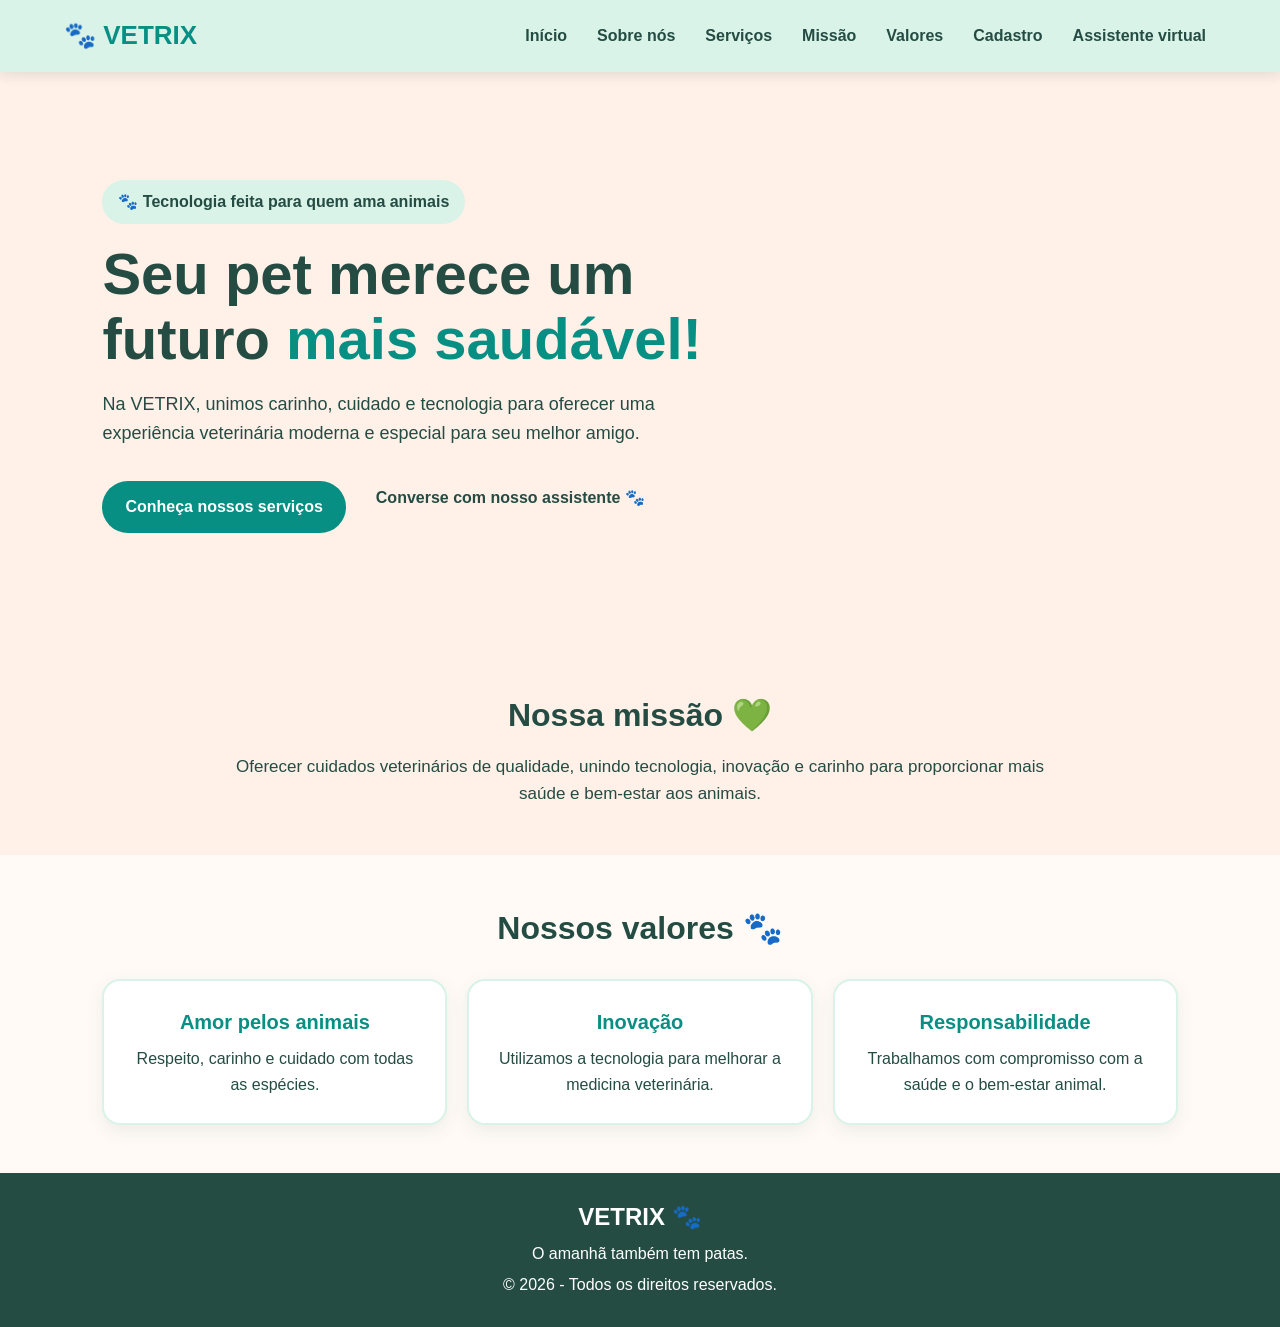
<file: index.html>
<!DOCTYPE html>
<html lang="pt-BR">

<head>
    <meta charset="UTF-8">
    <meta name="viewport" content="width=device-width, initial-scale=1.0">

    <title>VETRIX - O amanhã também tem patas</title>

    <link rel="stylesheet" href="style.css">
</head>

<body class="pagina-inicio">

    <!-- CABEÇALHO -->
    <header class="topo">

        <a href="index.html" class="logo">
            🐾 VETRIX
        </a>

       <nav class="menu">
        <a href="index.html">Início</a>
        <a href="sobre.html">Sobre nós</a>
        <a href="servicos.html">Serviços</a>
        <a href="missao.html">Missão</a>
        <a href="valores.html">Valores</a>
        <a href="cadastro.html">Cadastro</a>
        <a href="htmlChat.html" class="ativo">Assistente virtual</a>
    </nav>
    </header>

    <main>

        <!-- BANNER INICIAL COM IMAGEM -->
        <section class="inicio">

            <div class="conteudo">

                <span class="etiqueta">
                    🐾 Tecnologia feita para quem ama animais
                </span>

                <h1>
                    Seu pet merece um futuro
                    <span>mais saudável!</span>
                </h1>

                <p>
                    Na VETRIX, unimos carinho, cuidado e tecnologia
                    para oferecer uma experiência veterinária
                    moderna e especial para seu melhor amigo.
                </p>

                <div class="botoes">

                    <a href="servicos.html" class="botao">
                        Conheça nossos serviços
                    </a>

                    <a href="htmlChat.html" class="botao-secundario">
                        Converse com nosso assistente 🐾
                    </a>

                </div>

            </div>

        </section>

        <!-- MISSÃO -->
        <section class="secao" id="missao">

            <h2>Nossa missão 💚</h2>

            <p>
                Oferecer cuidados veterinários de qualidade,
                unindo tecnologia, inovação e carinho para
                proporcionar mais saúde e bem-estar aos animais.
            </p>

        </section>

        <!-- VALORES -->
        <section class="secao valores" id="valores">

            <h2>Nossos valores 🐾</h2>

            <div class="cards">

                <div class="card">
                    <h3>Amor pelos animais</h3>
                    <p>
                        Respeito, carinho e cuidado com todas as espécies.
                    </p>
                </div>

                <div class="card">
                    <h3>Inovação</h3>
                    <p>
                        Utilizamos a tecnologia para melhorar
                        a medicina veterinária.
                    </p>
                </div>

                <div class="card">
                    <h3>Responsabilidade</h3>
                    <p>
                        Trabalhamos com compromisso com a saúde
                        e o bem-estar animal.
                    </p>
                </div>

            </div>

        </section>

    

    <!-- RODAPÉ -->
    <footer>
        <h2>VETRIX 🐾</h2>
        <p>O amanhã também tem patas.</p>
        <p>© 2026 - Todos os direitos reservados.</p>
    </footer>

</body>
</html>
</file>
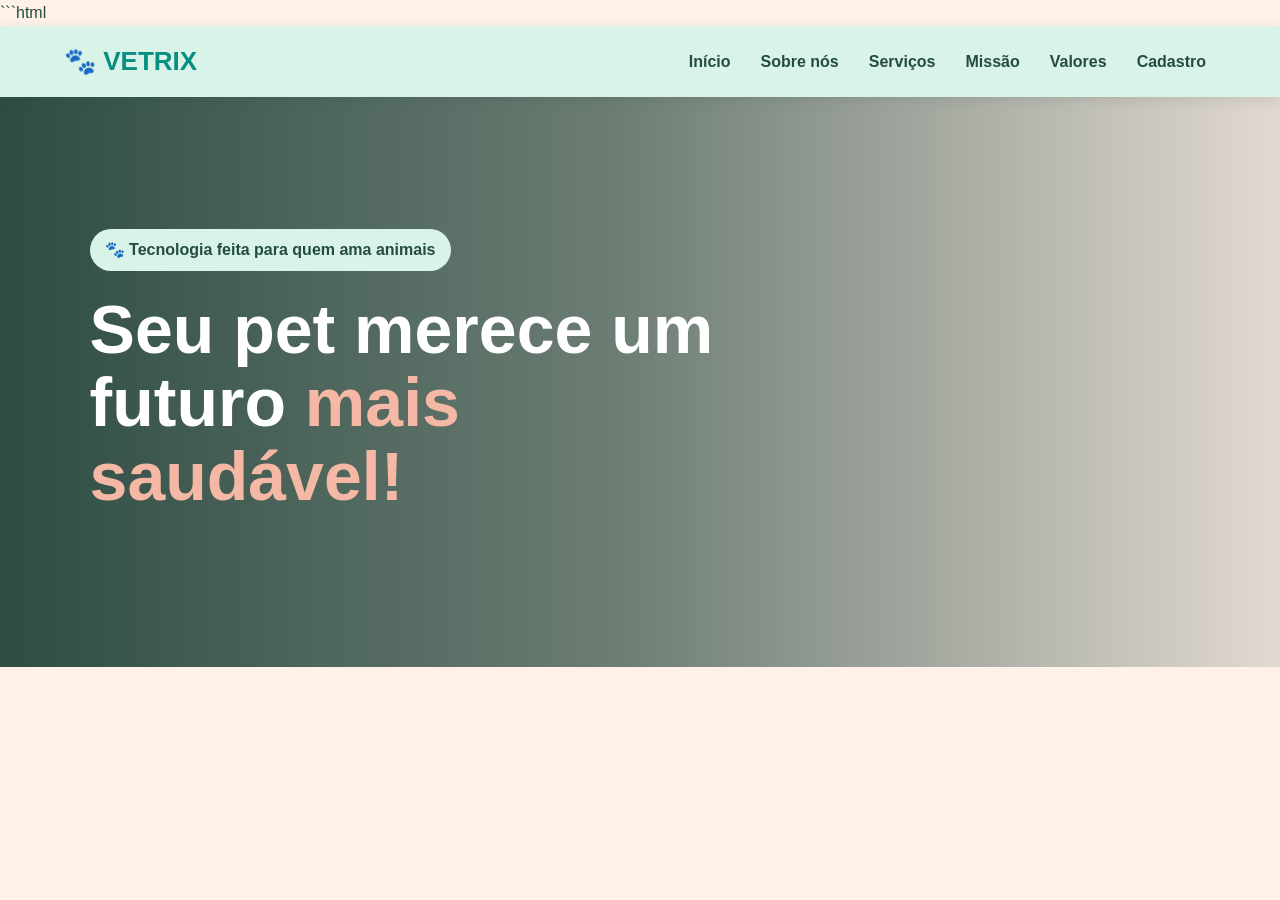
<file: Vetrix Empresa/Vetrix Empresa/index.html>
```html
<!DOCTYPE html>
<html lang="pt-BR">

<head>
    <meta charset="UTF-8">
    <meta name="viewport" content="width=device-width, initial-scale=1.0">

    <meta name="description"
        content="Conheça a VETRIX, uma proposta de aplicativo que une tecnologia, carinho e cuidado animal.">

    <title>VETRIX | O amanhã também tem patas</title>

    <link rel="stylesheet" href="style.css">

    <style>
        /* DESTAQUE PRINCIPAL */
        .inicio-destaque {
            min-height: 570px;
            display: flex;
            align-items: center;
            padding: 65px 7%;
            background-image:
                linear-gradient(
                    90deg,
                    rgba(17, 54, 44, 0.88) 0%,
                    rgba(17, 54, 44, 0.62) 48%,
                    rgba(17, 54, 44, 0.12) 100%
                ),
                url("https://images.unsplash.com/photo-1552053831-71594a27632d?auto=format&fit=crop&w=2000&q=90");
            background-size: cover;
            background-position: center;
            color: white;
        }

        .inicio-conteudo {
            max-width: 700px;
        }

        .etiqueta {
            display: inline-block;
            background: #d9f3e9;
            color: #244c43;
            padding: 8px 15px;
            border-radius: 25px;
            font-weight: bold;
            margin-bottom: 22px;
        }

        .inicio-destaque h1 {
            font-size: clamp(40px, 6vw, 68px);
            line-height: 1.08;
            margin-bottom: 22px;
        }

        .inicio-destaque h1 span {
            color: #f5b8a5;
        }

        .inicio-destaque p {
            font-size: 20px;
            max-width: 580px;
            margin-bottom: 15px;
        }

        /* BOTÕES DO DESTAQUE */
        .botoes-inicio {
            display: flex;
            flex-wrap: wrap;
            gap: 12px;
            margin-top: 25px;
        }

        .botao-claro {
            display: inline-block;
            background: #fff0e8;
            color: #244c43;
            text-decoration: none;
            padding: 14px 23px;
            border-radius: 30px;
            font-weight: bold;
            transition: 0.3s;
        }

        .botao-claro:hover {
            background: #f5b8a5;
            transform: translateY(-3px);
        }

        .botao-contorno {
            display: inline-block;
            color: white;
            border: 2px solid white;
            text-decoration: none;
            padding: 12px 22px;
            border-radius: 30px;
            font-weight: bold;
            transition: 0.3s;
        }

        .botao-contorno:hover {
            background: white;
            color: #244c43;
        }

        /* BENEFÍCIOS */
        .faixa-beneficios {
            display: grid;
            grid-template-columns: repeat(3, minmax(0, 1fr));
            gap: 18px;
            margin: 25px 0 40px;
        }

        .beneficio {
            background: white;
            padding: 25px 20px;
            border-radius: 18px;
            border-bottom: 5px solid #078f83;
            box-shadow: 0 5px 18px #244c4310;
            transition: 0.3s;
        }

        .beneficio:hover {
            transform: translateY(-5px);
        }

        .beneficio .emoji {
            font-size: 35px;
        }

        .beneficio h3 {
            margin: 8px 0;
            color: #078f83;
        }

        /* APRESENTAÇÃO DO APLICATIVO */
        .chamada-app {
            display: grid;
            grid-template-columns: 1.2fr 0.8fr;
            gap: 25px;
            align-items: center;
            background: #d9f3e9;
            padding: 35px;
            border-radius: 25px;
            margin: 35px 0;
        }

        .chamada-app h2 {
            font-size: 32px;
            margin-bottom: 12px;
        }

        .chamada-visual {
            background: #fff0e8;
            border-radius: 22px;
            padding: 25px;
            text-align: center;
            font-size: 55px;
        }

        .chamada-visual p {
            color: #244c43;
            font-size: 17px;
            font-weight: bold;
            margin-top: 10px;
        }

        /* ETAPAS */
        .passos {
            display: grid;
            grid-template-columns: repeat(3, minmax(0, 1fr));
            gap: 18px;
            margin-top: 25px;
        }

        .passo {
            padding: 22px;
            border-radius: 16px;
            background: #fff0e8;
        }

        .passo strong {
            display: block;
            font-size: 26px;
            color: #078f83;
            margin-bottom: 8px;
        }

        /* CHAMADA FINAL */
        .frase-final {
            text-align: center;
            padding: 55px 20px;
            background: #244c43;
            color: white;
        }

        .frase-final h2 {
            font-size: clamp(28px, 4vw, 42px);
            margin-bottom: 12px;
        }

        .frase-final p {
            font-size: 18px;
            margin-bottom: 15px;
        }

        /* ADAPTAÇÃO PARA CELULAR */
        @media (max-width: 700px) {
            .inicio-destaque {
                min-height: 540px;
                padding: 45px 6%;
                background-position: 63% center;
            }

            .inicio-destaque p {
                font-size: 17px;
            }

            .faixa-beneficios,
            .passos,
            .chamada-app {
                grid-template-columns: 1fr;
            }

            .chamada-app {
                padding: 24px;
            }

            .botoes-inicio {
                flex-direction: column;
                align-items: flex-start;
            }

            .botoes-inicio a {
                text-align: center;
            }
        }
    </style>
</head>

<body class="pagina-inicio">

    <!-- CABEÇALHO -->
    <header>
        <div class="logo">🐾 VETRIX</div>

        <nav>
            <a href="index.html">Início</a>
            <a href="sobre.html">Sobre nós</a>
            <a href="servicos.html">Serviços</a>
            <a href="missao.html">Missão</a>
            <a href="valores.html">Valores</a>
            <a href="cadastro.html">Cadastro</a>
        </nav>
    </header>

    <main>

        <!-- PRIMEIRA IMPRESSÃO -->
        <section class="inicio-destaque">
            <div class="inicio-conteudo">

                <span class="etiqueta">
                    🐾 Tecnologia feita para quem ama animais
                </span>

                <h1>
                    Seu pet merece um futuro
                    <span>mais saudável!</span>
                </h
</file>
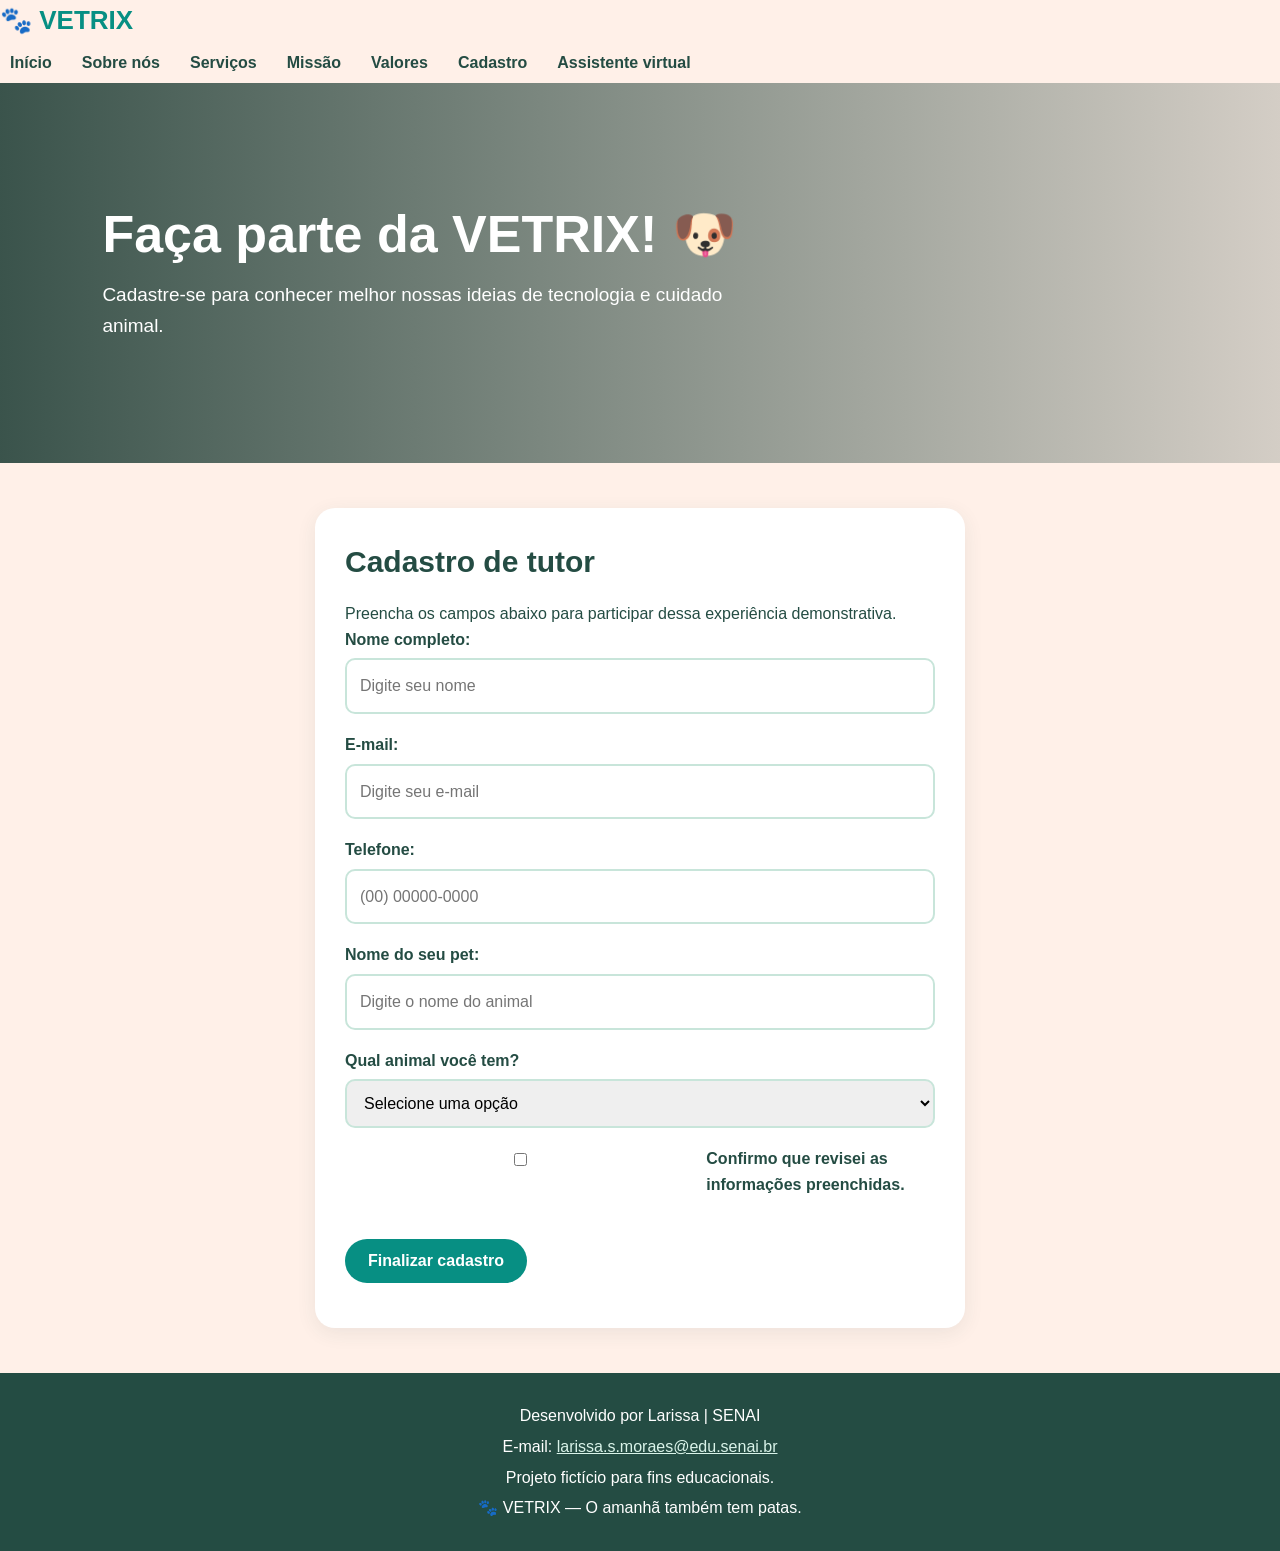
<file: cadastro.html>
<!DOCTYPE html>
<html lang="pt-BR">
<head>
    <meta charset="UTF-8">
    <meta name="viewport" content="width=device-width, initial-scale=1.0">
    <title>Cadastro | VETRIX</title>
    <link rel="stylesheet" href="style.css">
</head>
<body class="pagina-cadastro">

<header>
    <div class="logo">🐾 VETRIX</div>
   <nav class="menu">
        <a href="index.html">Início</a>
        <a href="sobre.html">Sobre nós</a>
        <a href="servicos.html">Serviços</a>
        <a href="missao.html">Missão</a>
        <a href="valores.html">Valores</a>
        <a href="cadastro.html">Cadastro</a>
        <a href="htmlChat.html" class="ativo">Assistente virtual</a>
    </nav>
</header>

<main>
    <section class="banner">
        <h1>Faça parte da VETRIX! 🐶</h1>
        <p>
            Cadastre-se para conhecer melhor nossas ideias
            de tecnologia e cuidado animal.
        </p>
    </section>

    <section class="container">
        <form class="formulario" id="formCadastro">
            <h2>Cadastro de tutor</h2>

            <p>
                Preencha os campos abaixo para participar
                dessa experiência demonstrativa.
            </p>

            <div class="campo">
                <label for="nome">Nome completo:</label>
                <input
                    type="text"
                    id="nome"
                    name="nome"
                    placeholder="Digite seu nome"
                    required
                >
            </div>

            <div class="campo">
                <label for="email">E-mail:</label>
                <input
                    type="email"
                    id="email"
                    name="email"
                    placeholder="Digite seu e-mail"
                    required
                >
            </div>

            <div class="campo">
                <label for="telefone">Telefone:</label>
                <input
                    type="tel"
                    id="telefone"
                    name="telefone"
                    placeholder="(00) 00000-0000"
                    required
                >
            </div>

            <div class="campo">
                <label for="pet">Nome do seu pet:</label>
                <input
                    type="text"
                    id="pet"
                    name="pet"
                    placeholder="Digite o nome do animal"
                    required
                >
            </div>

            <div class="campo">
                <label for="animal">Qual animal você tem?</label>
                <select id="animal" name="animal" required>
                    <option value="">Selecione uma opção</option>
                    <option value="cachorro">Cachorro</option>
                    <option value="gato">Gato</option>
                    <option value="ave">Ave</option>
                    <option value="outro">Outro</option>
                </select>
            </div>

            <div class="campo checkbox">
                <input
                    type="checkbox"
                    id="aceite"
                    name="aceite"
                    required
                >
                <label for="aceite">
                    Confirmo que revisei as informações preenchidas.
                </label>
            </div>

            <button type="submit" class="botao">
                Finalizar cadastro
            </button>

            <p id="mensagem" role="status" aria-live="polite"></p>
        </form>
    </section>
</main>

<footer>
    <p>Desenvolvido por Larissa | SENAI</p>
    <p>E-mail: <a href="mailto:larissa.s.moraes@edu.senai.br">larissa.s.moraes@edu.senai.br</a></p>
    <p>Projeto fictício para fins educacionais.</p>
    <p>🐾 VETRIX — O amanhã também tem patas.</p>
</footer>

<script>
    const formulario = document.getElementById("formCadastro");
    const mensagem = document.getElementById("mensagem");

    formulario.addEventListener("submit", function(event) {
        event.preventDefault();

        const nome = document.getElementById("nome").value.trim();

        mensagem.textContent =
            "Obrigado, " + nome + "! Demonstração de cadastro concluída. 🐾";

        formulario.reset();
    });
</script>

</body>
</html>
</file>
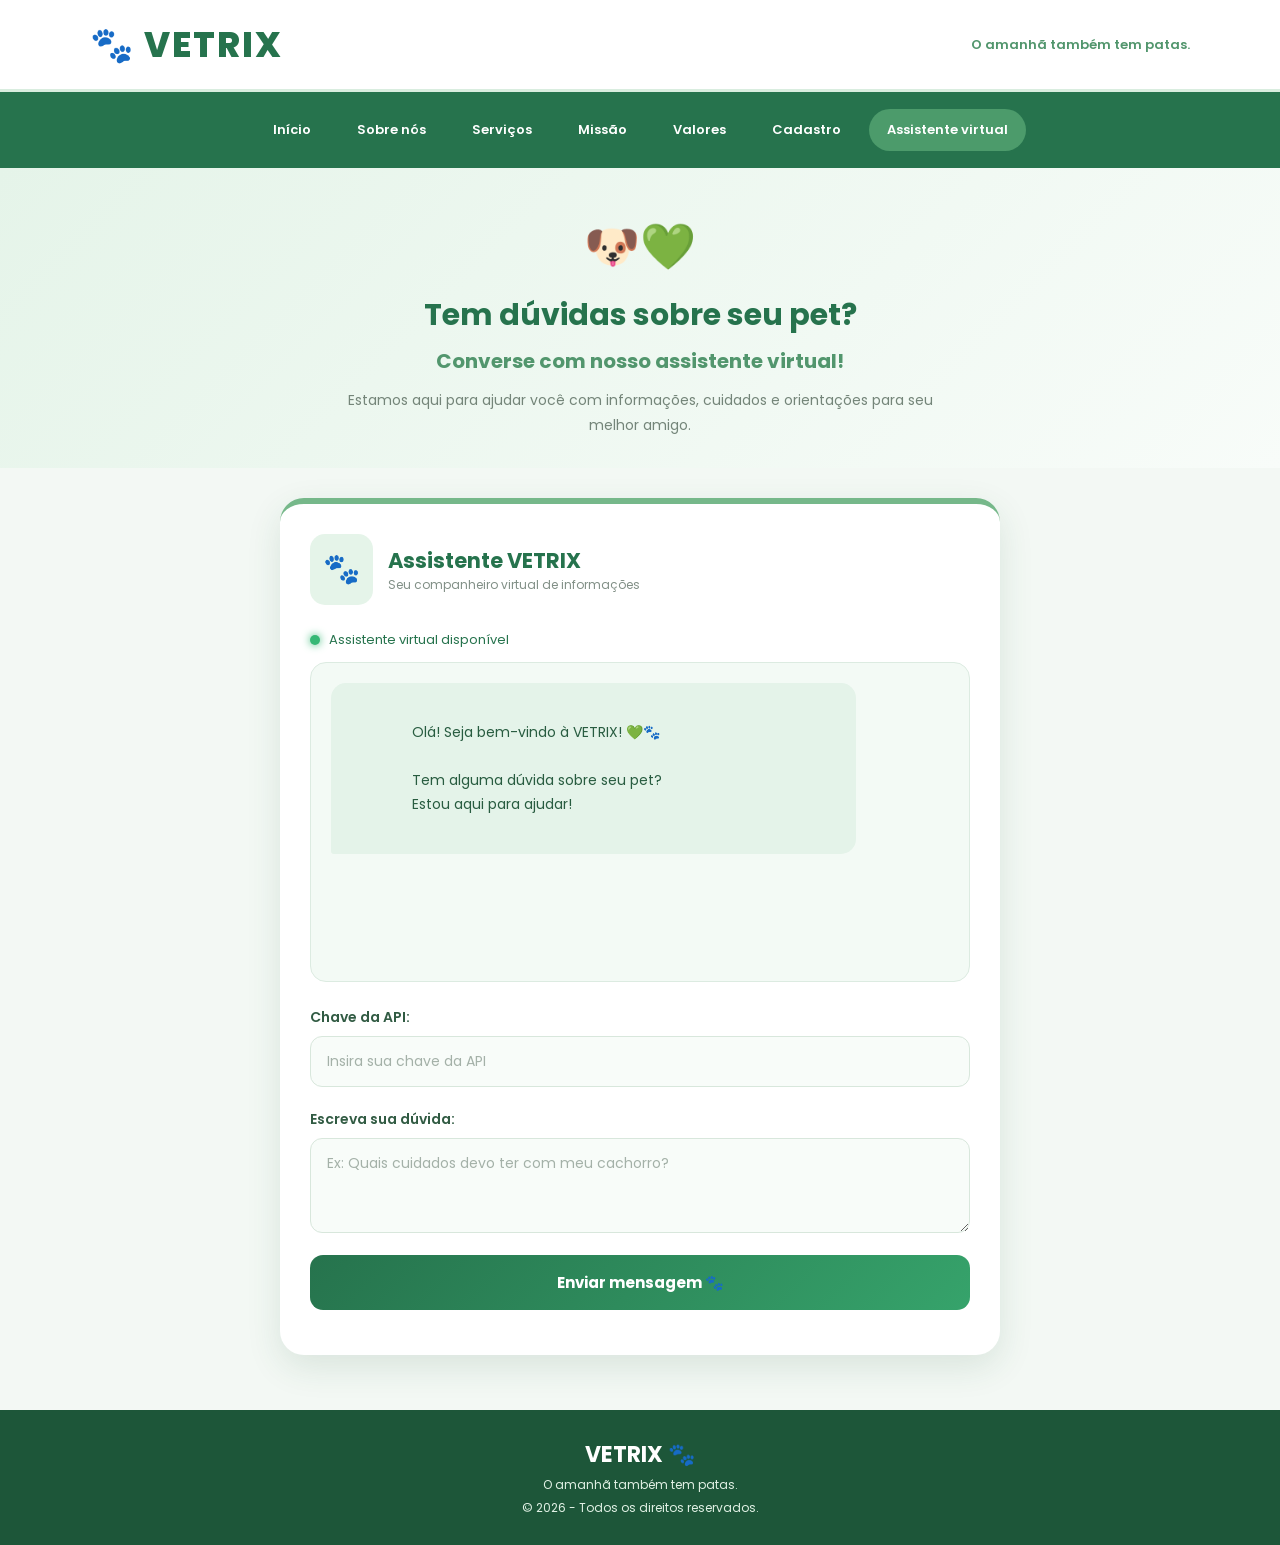
<file: htmlChat.html>
<!DOCTYPE html>
<html lang="pt-BR">

<head>
    <meta charset="UTF-8">
    <meta name="viewport" content="width=device-width, initial-scale=1.0">

    <title>VETRIX | Assistente Virtual</title>

    <link rel="stylesheet" href="styleChatBot.css">
    <script src="scriptChat.js" defer></script>
</head>

<body>

    <header class="topo">
        <a href="index.html" class="marca">
            <span>🐾</span>
            <h1>VETRIX</h1>
        </a>

        <p>O amanhã também tem patas.</p>
    </header>

   <nav class="menu">
        <a href="index.html">Início</a>
        <a href="sobre.html">Sobre nós</a>
        <a href="servicos.html">Serviços</a>
        <a href="missao.html">Missão</a>
        <a href="valores.html">Valores</a>
        <a href="cadastro.html">Cadastro</a>
        <a href="htmlChat.html" class="ativo">Assistente virtual</a>
    </nav>

    <section class="apresentacao">
        <span class="icone-principal">🐶💚</span>

        <h2>Tem dúvidas sobre seu pet?</h2>

        <h3>Converse com nosso assistente virtual!</h3>

        <p>
            Estamos aqui para ajudar você com informações,
            cuidados e orientações para seu melhor amigo.
        </p>
    </section>

    <main class="container">

        <div class="titulo-chat">
            <div class="icone-chat">🐾</div>

            <div>
                <h2>Assistente VETRIX</h2>
                <p>Seu companheiro virtual de informações</p>
            </div>
        </div>

        <div class="status">
            <span class="bolinha"></span>
            Assistente virtual disponível
        </div>

        <div id="conversa" class="conversa">
            <div class="mensagem bot">
                Olá! Seja bem-vindo à VETRIX! 💚🐾

                Tem alguma dúvida sobre seu pet?
                Estou aqui para ajudar!
            </div>
        </div>

        <div class="campo-api">
            <label for="apiKey">Chave da API:</label>

            <input
                type="password"
                id="apiKey"
                placeholder="Insira sua chave da API"
                autocomplete="off"
            >
        </div>

        <form id="formChat">

            <label for="mensagem">Escreva sua dúvida:</label>

            <textarea
                id="mensagem"
                placeholder="Ex: Quais cuidados devo ter com meu cachorro?"
                rows="3"
                required
            ></textarea>

            <button type="submit" id="botaoEnviar">
                Enviar mensagem 🐾
            </button>

        </form>

        <p id="statusMensagem"></p>

    </main>

    <footer>
        <h3>VETRIX 🐾</h3>
        <p>O amanhã também tem patas.</p>
        <p>© 2026 - Todos os direitos reservados.</p>
    </footer>

</body>
</html>
</file>
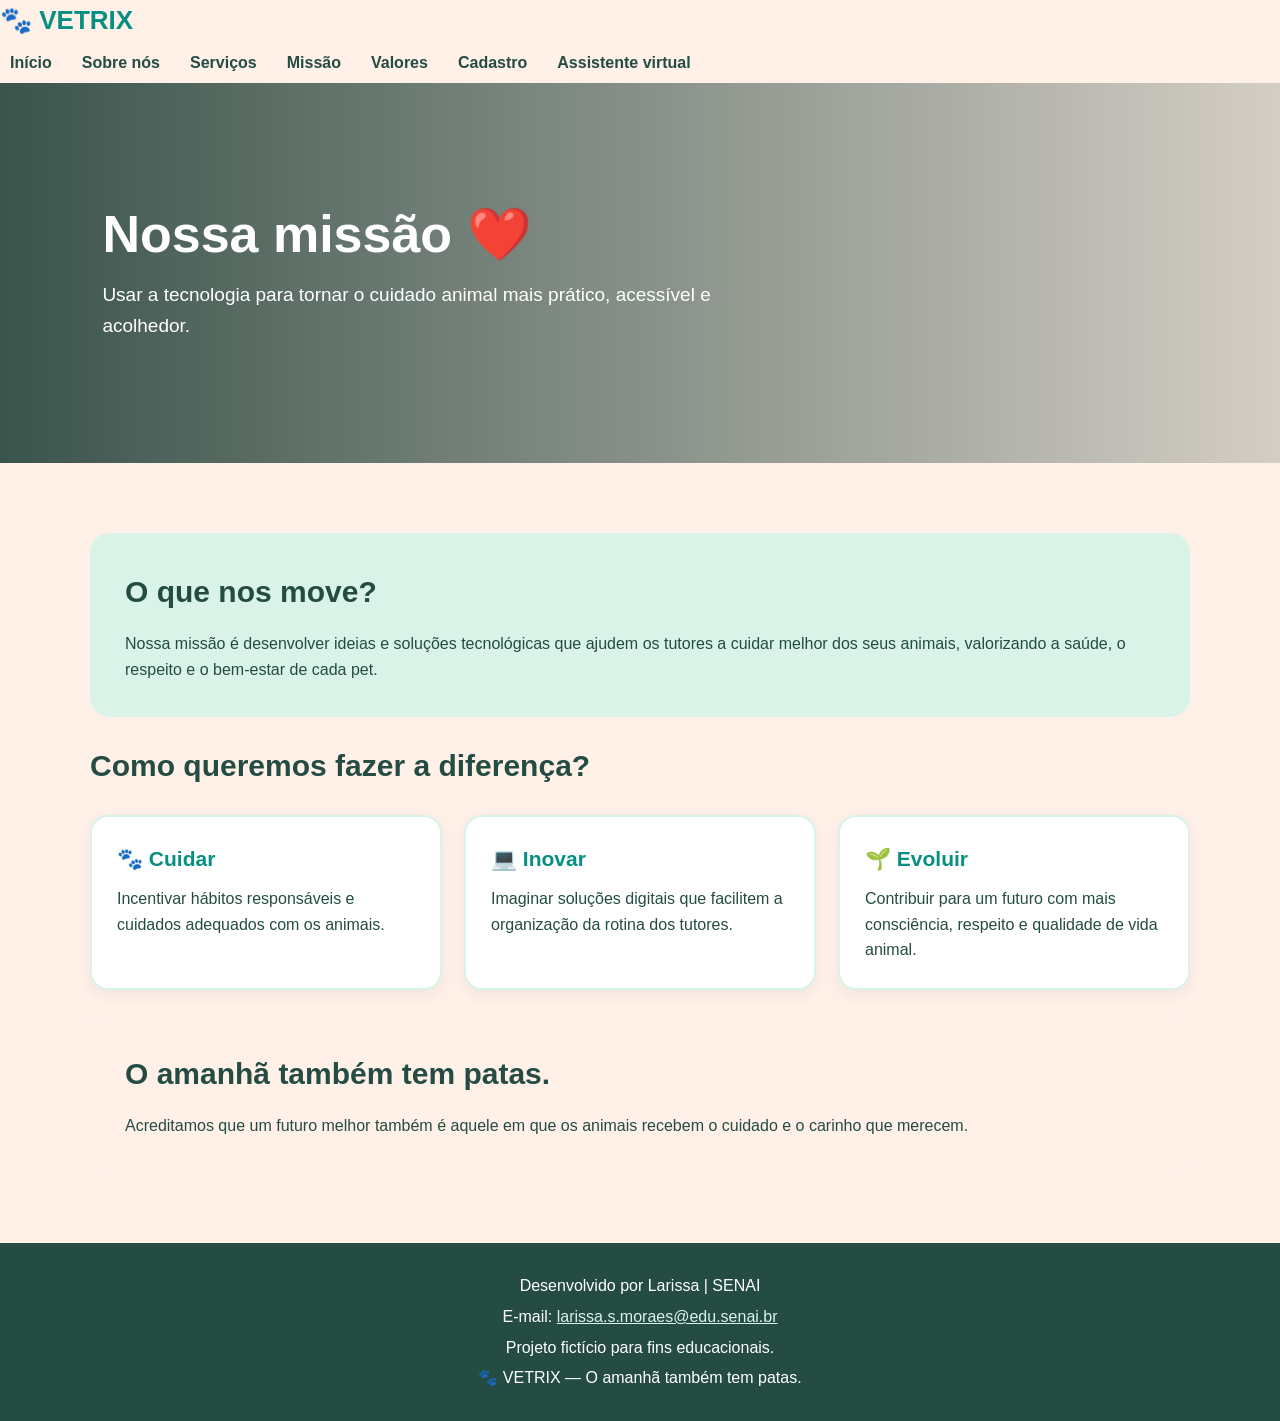
<file: missao.html>
<!DOCTYPE html>
<html lang="pt-BR">
<head>
    <meta charset="UTF-8">
    <meta name="viewport" content="width=device-width, initial-scale=1.0">
    <title>Missão | VETRIX</title>
    <link rel="stylesheet" href="style.css">
</head>
<body class="pagina-missao">

<header>
    <div class="logo">🐾 VETRIX</div>
    <nav class="menu">
        <a href="index.html">Início</a>
        <a href="sobre.html">Sobre nós</a>
        <a href="servicos.html">Serviços</a>
        <a href="missao.html">Missão</a>
        <a href="valores.html">Valores</a>
        <a href="cadastro.html">Cadastro</a>
        <a href="htmlChat.html" class="ativo">Assistente virtual</a>
    </nav>
</header>

<main>
    <section class="banner">
        <h1>Nossa missão ❤️</h1>
        <p>
            Usar a tecnologia para tornar o cuidado animal
            mais prático, acessível e acolhedor.
        </p>
    </section>

    <section class="container">
        <div class="secao-verde">
            <h2>O que nos move?</h2>
            <p>
                Nossa missão é desenvolver ideias e soluções
                tecnológicas que ajudem os tutores a cuidar melhor
                dos seus animais, valorizando a saúde, o respeito
                e o bem-estar de cada pet.
            </p>
        </div>

        <h2>Como queremos fazer a diferença?</h2>

        <div class="cartoes">
            <article class="cartao">
                <h3>🐾 Cuidar</h3>
                <p>
                    Incentivar hábitos responsáveis e cuidados
                    adequados com os animais.
                </p>
            </article>

            <article class="cartao">
                <h3>💻 Inovar</h3>
                <p>
                    Imaginar soluções digitais que facilitem
                    a organização da rotina dos tutores.
                </p>
            </article>

            <article class="cartao">
                <h3>🌱 Evoluir</h3>
                <p>
                    Contribuir para um futuro com mais consciência,
                    respeito e qualidade de vida animal.
                </p>
            </article>
        </div>

        <div class="secao-rosa">
            <h2>O amanhã também tem patas.</h2>
            <p>
                Acreditamos que um futuro melhor também é aquele
                em que os animais recebem o cuidado e o carinho
                que merecem.
            </p>
        </div>
    </section>
</main>

<footer>
    <p>Desenvolvido por Larissa | SENAI</p>
    <p>E-mail: <a href="mailto:larissa.s.moraes@edu.senai.br">larissa.s.moraes@edu.senai.br</a></p>
    <p>Projeto fictício para fins educacionais.</p>
    <p>🐾 VETRIX — O amanhã também tem patas.</p>
</footer>

</body>
</html>
</file>
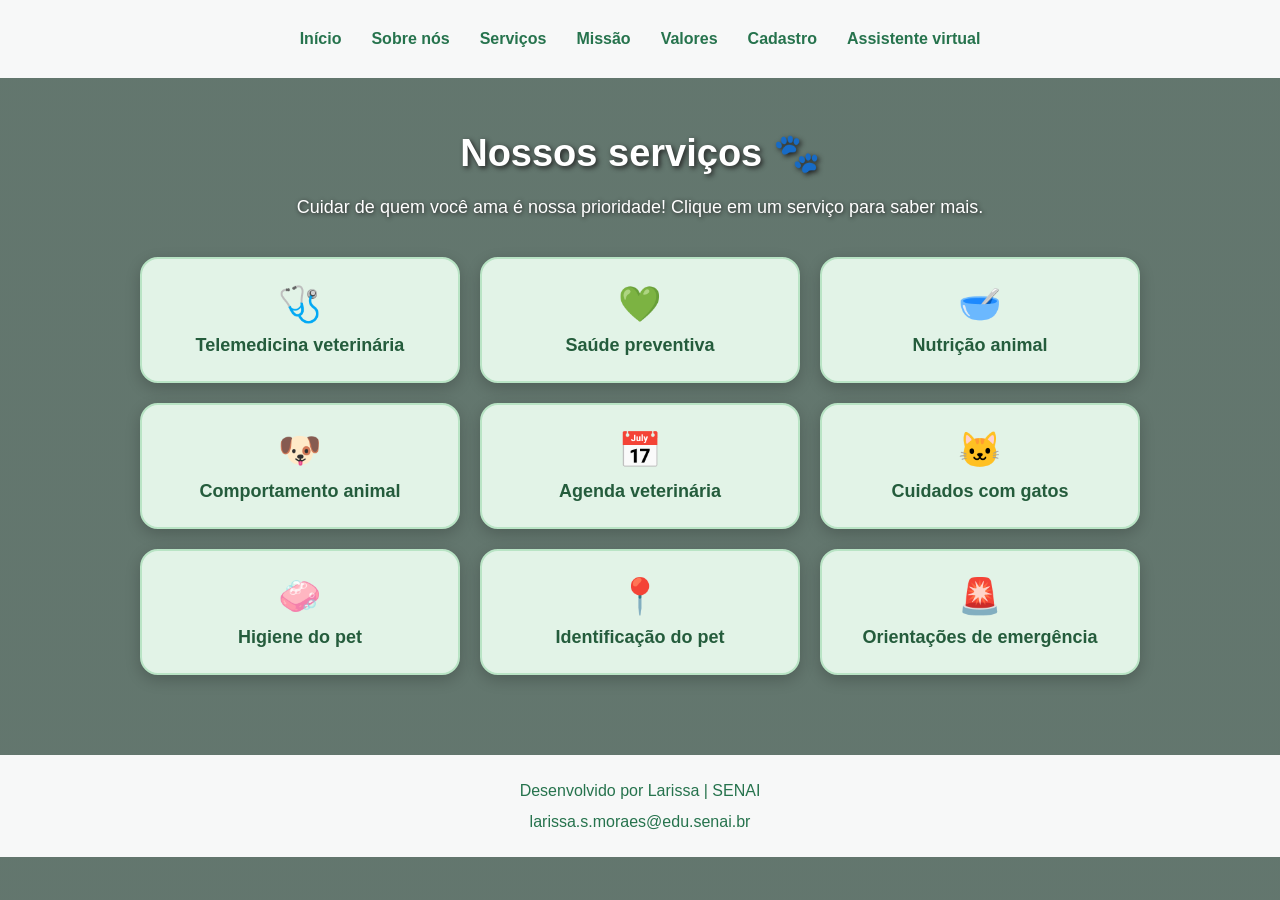
<file: servicos.html>
<!DOCTYPE html>
<html lang="pt-BR">
<head>
    <meta charset="UTF-8">
    <meta name="viewport" content="width=device-width, initial-scale=1.0">
    <title>Serviços | VETRIX</title>
    <link rel="stylesheet" href="style.css">

    <style>
        * {
            box-sizing: border-box;
        }

        body {
            margin: 0;
            font-family: Arial, sans-serif;
            background:
                linear-gradient(rgba(15, 45, 32, 0.65), rgba(15, 45, 32, 0.65)),
                url("https://images.unsplash.com/photo-1628009368231-7bb7cfcb0def?auto=format&fit=crop&w=2000&q=85")
                center/cover fixed;
            color: #ffffff;
            min-height: 100vh;
        }

        header {
            background: rgba(255, 255, 255, 0.95);
            padding: 18px;
            text-align: center;
        }

        nav {
            display: flex;
            justify-content: center;
            flex-wrap: wrap;
            gap: 20px;
        }

        nav a {
            color: #26734d;
            text-decoration: none;
            font-weight: bold;
        }

        nav a:hover {
            color: #e77f9a;
        }

        main {
            padding: 45px 20px;
            text-align: center;
        }

        h1 {
            font-size: 38px;
            margin-bottom: 10px;
            text-shadow: 2px 2px 5px #222;
        }

        .introducao {
            font-size: 18px;
            margin-bottom: 35px;
            text-shadow: 1px 1px 4px #222;
        }

        .lista-servicos {
            max-width: 1000px;
            margin: auto;
            display: grid;
            grid-template-columns: repeat(3, 1fr);
            gap: 20px;
        }

        .servico {
            background: rgba(232, 248, 237, 0.96);
            color: #245c3c;
            border: 2px solid #b9e4c5;
            border-radius: 18px;
            padding: 25px 15px;
            min-height: 120px;
            font-size: 18px;
            font-weight: bold;
            cursor: pointer;
            box-shadow: 0 5px 15px rgba(0, 0, 0, 0.2);
            transition: 0.3s;
        }

        .servico:hover {
            background: #fce1e8;
            border-color: #eea3b7;
            transform: translateY(-5px);
        }

        .icone {
            display: block;
            font-size: 35px;
            margin-bottom: 10px;
        }

        .janela {
            display: none;
            position: fixed;
            inset: 0;
            background: rgba(0, 0, 0, 0.7);
            justify-content: center;
            align-items: center;
            padding: 20px;
            z-index: 1000;
        }

        .conteudo-janela {
            background: #ffffff;
            color: #355744;
            padding: 30px;
            border-radius: 22px;
            max-width: 450px;
            width: 100%;
            text-align: center;
            position: relative;
            box-shadow: 0 8px 30px rgba(0, 0, 0, 0.3);
            animation: aparecer 0.3s ease;
        }

        .conteudo-janela h2 {
            color: #26734d;
        }

        .fechar {
            position: absolute;
            right: 15px;
            top: 10px;
            border: none;
            background: none;
            color: #26734d;
            font-size: 30px;
            cursor: pointer;
        }

        .patinha {
            font-size: 38px;
            margin-bottom: 10px;
        }

        .botao-fechar {
            background: #f4b5c5;
            color: #53313b;
            border: none;
            padding: 12px 25px;
            border-radius: 25px;
            font-size: 16px;
            font-weight: bold;
            cursor: pointer;
            margin-top: 15px;
        }

        .botao-fechar:hover {
            background: #ed93aa;
        }

        footer {
            background: rgba(255, 255, 255, 0.95);
            color: #26734d;
            text-align: center;
            padding: 18px;
            margin-top: 35px;
        }

        footer p {
            margin: 5px;
        }

        @keyframes aparecer {
            from {
                opacity: 0;
                transform: scale(0.9);
            }
            to {
                opacity: 1;
                transform: scale(1);
            }
        }

        @media (max-width: 750px) {
            .lista-servicos {
                grid-template-columns: repeat(2, 1fr);
            }

            h1 {
                font-size: 30px;
            }

            body {
                background-attachment: scroll;
            }
        }

        @media (max-width: 480px) {
            .lista-servicos {
                grid-template-columns: 1fr;
            }

            .servico {
                min-height: 95px;
            }

            nav {
                gap: 12px;
            }
        }
    </style>
</head>

<body>

<header>
    <nav class="menu">
        <a href="index.html">Início</a>
        <a href="sobre.html">Sobre nós</a>
        <a href="servicos.html">Serviços</a>
        <a href="missao.html">Missão</a>
        <a href="valores.html">Valores</a>
        <a href="cadastro.html">Cadastro</a>
        <a href="htmlChat.html" class="ativo">Assistente virtual</a>
    </nav>
</header>

<main>
    <h1>Nossos serviços 🐾</h1>
    <p class="introducao">
        Cuidar de quem você ama é nossa prioridade!
        Clique em um serviço para saber mais.
    </p>

    <div class="lista-servicos">

        <button class="servico" onclick="abrirServico('Telemedicina veterinária', 'Uma proposta de atendimento on-line para tirar dúvidas e receber orientações gerais sobre a saúde do seu pet.')">
            <span class="icone">🩺</span>
            Telemedicina veterinária
        </button>

        <button class="servico" onclick="abrirServico('Saúde preventiva', 'Conheça cuidados preventivos e lembretes para acompanhar vacinas, consultas e a saúde do seu animal.')">
            <span class="icone">💚</span>
            Saúde preventiva
        </button>

        <button class="servico" onclick="abrirServico('Nutrição animal', 'Receba informações gerais sobre alimentação equilibrada para ajudar seu pet a ter mais qualidade de vida.')">
            <span class="icone">🥣</span>
            Nutrição animal
        </button>

        <button class="servico" onclick="abrirServico('Comportamento animal', 'Aprenda a compreender os hábitos do seu pet e conheça dicas para melhorar a convivência com ele.')">
            <span class="icone">🐶</span>
            Comportamento animal
        </button>

        <button class="servico" onclick="abrirServico('Agenda veterinária', 'Organize consultas, vacinas e lembretes importantes para não esquecer os cuidados com seu companheiro.')">
            <span class="icone">📅</span>
            Agenda veterinária
        </button>

        <button class="servico" onclick="abrirServico('Cuidados com gatos', 'Veja dicas sobre higiene, alimentação, brincadeiras e bem-estar para cuidar melhor dos seus felinos.')">
            <span class="icone">🐱</span>
            Cuidados com gatos
        </button>

        <button class="servico" onclick="abrirServico('Higiene do pet', 'Conheça cuidados básicos com banho, escovação e higiene para manter seu animal confortável.')">
            <span class="icone">🧼</span>
            Higiene do pet
        </button>

        <button class="servico" onclick="abrirServico('Identificação do pet', 'Organize informações importantes do seu animal para ajudar na identificação caso ele se perca.')">
            <span class="icone">📍</span>
            Identificação do pet
        </button>

        <button class="servico" onclick="abrirServico('Orientações de emergência', 'Conheça informações básicas para reconhecer situações preocupantes e procurar atendimento veterinário rapidamente.')">
            <span class="icone">🚨</span>
            Orientações de emergência
        </button>

    </div>
</main>

<div class="janela" id="janelaServico" onclick="fecharFora(event)">
    <div class="conteudo-janela">
        <button class="fechar" onclick="fecharServico()" aria-label="Fechar">×</button>

        <div class="patinha">💗🐾</div>
        <h2 id="tituloServico"></h2>
        <p id="descricaoServico"></p>

        <button class="botao-fechar" onclick="fecharServico()">
            Entendi!
        </button>
    </div>
</div>

<footer>
    <p>Desenvolvido por Larissa | SENAI</p>
    <p>larissa.s.moraes@edu.senai.br</p>
</footer>

<script>
    function abrirServico(titulo, descricao) {
        document.getElementById("tituloServico").textContent = titulo;
        document.getElementById("descricaoServico").textContent = descricao;
        document.getElementById("janelaServico").style.display = "flex";
    }

    function fecharServico() {
        document.getElementById("janelaServico").style.display = "none";
    }

    function fecharFora(evento) {
        if (evento.target.id === "janelaServico") {
            fecharServico();
        }
    }

    document.addEventListener("keydown", function(evento) {
        if (evento.key === "Escape") {
            fecharServico();
        }
    });
</script>

</body>
</html>
</file>
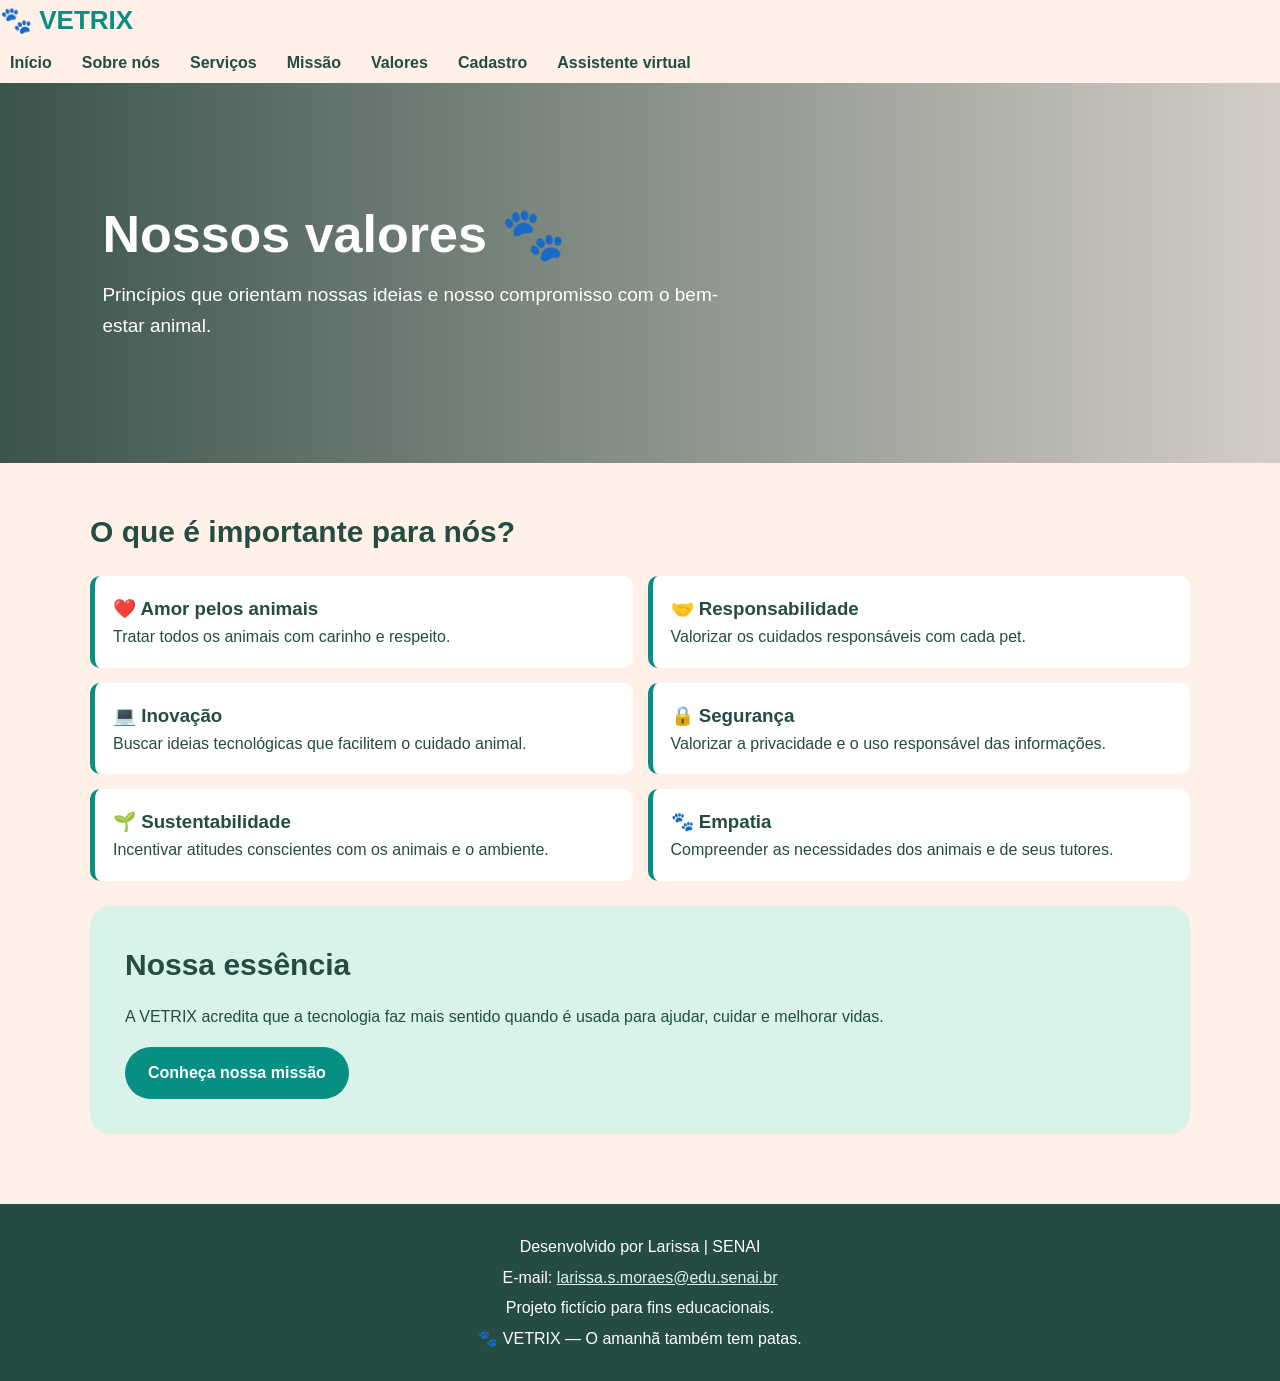
<file: valores.html>
<!DOCTYPE html>
<html lang="pt-BR">
<head>
    <meta charset="UTF-8">
    <meta name="viewport" content="width=device-width, initial-scale=1.0">
    <title>Valores | VETRIX</title>
    <link rel="stylesheet" href="style.css">
</head>
<body class="pagina-valores">

<header>
    <div class="logo">🐾 VETRIX</div>
  <nav class="menu">
        <a href="index.html">Início</a>
        <a href="sobre.html">Sobre nós</a>
        <a href="servicos.html">Serviços</a>
        <a href="missao.html">Missão</a>
        <a href="valores.html">Valores</a>
        <a href="cadastro.html">Cadastro</a>
        <a href="htmlChat.html" class="ativo">Assistente virtual</a>
    </nav>
</header>

<main>
    <section class="banner">
        <h1>Nossos valores 🐾</h1>
        <p>
            Princípios que orientam nossas ideias e nosso
            compromisso com o bem-estar animal.
        </p>
    </section>

    <section class="container">
        <h2>O que é importante para nós?</h2>

        <ul class="lista-valores">
            <li>
                <h3>❤️ Amor pelos animais</h3>
                <p>Tratar todos os animais com carinho e respeito.</p>
            </li>

            <li>
                <h3>🤝 Responsabilidade</h3>
                <p>Valorizar os cuidados responsáveis com cada pet.</p>
            </li>

            <li>
                <h3>💻 Inovação</h3>
                <p>Buscar ideias tecnológicas que facilitem o cuidado animal.</p>
            </li>

            <li>
                <h3>🔒 Segurança</h3>
                <p>Valorizar a privacidade e o uso responsável das informações.</p>
            </li>

            <li>
                <h3>🌱 Sustentabilidade</h3>
                <p>Incentivar atitudes conscientes com os animais e o ambiente.</p>
            </li>

            <li>
                <h3>🐾 Empatia</h3>
                <p>Compreender as necessidades dos animais e de seus tutores.</p>
            </li>
        </ul>

        <div class="secao-verde">
            <h2>Nossa essência</h2>
            <p>
                A VETRIX acredita que a tecnologia faz mais sentido
                quando é usada para ajudar, cuidar e melhorar vidas.
            </p>
            <a href="missao.html" class="botao">Conheça nossa missão</a>
        </div>
    </section>
</main>

<footer>
    <p>Desenvolvido por Larissa | SENAI</p>
    <p>E-mail: <a href="mailto:larissa.s.moraes@edu.senai.br">larissa.s.moraes@edu.senai.br</a></p>
    <p>Projeto fictício para fins educacionais.</p>
    <p>🐾 VETRIX — O amanhã também tem patas.</p>
</footer>

</body>
</html>
</file>
<file: style.css>
/* CONFIGURAÇÕES GERAIS */
* {
    margin: 0;
    padding: 0;
    box-sizing: border-box;
}

:root {
    --menta: #d9f3e9;
    --verde: #078f83;
    --verde-escuro: #244c43;
    --pessego: #fff0e8;
    --rosa: #f5b8a5;
    --branco: #ffffff;
}

html {
    scroll-behavior: smooth;
}

body {
    font-family: Arial, Helvetica, sans-serif;
    background: var(--pessego);
    color: var(--verde-escuro);
    line-height: 1.6;
}

a {
    color: inherit;
}

img {
    max-width: 100%;
}

/* CABEÇALHO */
.topo {
    position: sticky;
    top: 0;
    z-index: 1000;

    display: flex;
    justify-content: space-between;
    align-items: center;
    flex-wrap: wrap;
    gap: 12px;

    padding: 15px 5%;
    background: var(--menta);

    box-shadow: 0 3px 12px #244c4320;
}

.logo {
    font-size: 26px;
    font-weight: bold;
    color: var(--verde);
    text-decoration: none;
}

/* MENU */
.menu {
    display: flex;
    flex-wrap: wrap;
    align-items: center;
    gap: 10px;
}

.menu a {
    text-decoration: none;
    font-weight: bold;
    padding: 8px 10px;
    border-radius: 20px;
    transition: 0.3s;
}

.menu a:hover {
    background: var(--rosa);
    color: var(--verde-escuro);
}

.menu .botao-chat {
    background: var(--verde);
    color: white;
}

.menu .botao-chat:hover {
    background: var(--verde-escuro);
}

/* BANNER INICIAL COM IMAGEM DE CACHORRO */
.pagina-inicio .inicio {
    min-height: 570px;
    padding: 75px 8%;

    display: flex;
    align-items: center;

    background-image:
        linear-gradient(
            90deg,
            rgba(255, 240, 232, 0.97) 0%,
            rgba(255, 240, 232, 0.88) 43%,
            rgba(255, 240, 232, 0.12) 100%
        ),
        url("https://images.unsplash.com/photo-1552053831-71594a27632d?auto=format&fit=crop&w=1800&q=85");

    background-size: cover;
    background-position: center right;
    background-repeat: no-repeat;
}

.conteudo {
    width: 100%;
    max-width: 680px;
}

/* ETIQUETA */
.etiqueta {
    display: inline-block;
    padding: 9px 16px;
    margin-bottom: 18px;

    background: var(--menta);
    color: var(--verde-escuro);

    border-radius: 25px;
    font-weight: bold;
}

/* TÍTULO PRINCIPAL */
.inicio h1 {
    color: var(--verde-escuro);
    font-size: clamp(36px, 5vw, 58px);
    line-height: 1.12;
    margin-bottom: 18px;
}

.inicio h1 span {
    color: var(--verde);
}

/* TEXTO PRINCIPAL */
.inicio p {
    max-width: 610px;
    font-size: 18px;
    margin-bottom: 12px;
}

/* BOTÕES DO BANNER */
.botoes {
    display: flex;
    flex-wrap: wrap;
    align-items: center;
    gap: 12px;
    margin-top: 16px;
}

/* BOTÃO PRINCIPAL */
.botao {
    display: inline-block;

    text-decoration: none;
    border: none;
    border-radius: 28px;

    background: var(--verde);
    color: var(--branco);

    padding: 13px 23px;
    margin-top: 18px;

    font-size: 16px;
    font-weight: bold;
    cursor: pointer;

    transition: 0.3s;
}

.botao:hover {
    background: var(--verde-escuro);
    transform: translateY(-2px);
}

/* BOTÃO SECUNDÁRIO */
.botao-secundario {
    display: inline-block;
    padding: 12px 18px;

    color: var(--verde-escuro);
    font-weight: bold;
    text-decoration: none;

    border-radius: 25px;
    transition: 0.3s;
}

.botao-secundario:hover {
    background: var(--menta);
}

/* SEÇÕES DA PÁGINA INICIAL */
.pagina-inicio .secao {
    padding: 48px 8%;
    text-align: center;
}

.secao h2 {
    color: var(--verde-escuro);
    font-size: 32px;
    margin-bottom: 12px;
}

.secao > p {
    max-width: 850px;
    margin: 0 auto;
    font-size: 17px;
}

/* SEÇÃO DE VALORES */
.valores {
    background: #fffaf6;
}

/* CARDS */
.cards {
    display: grid;
    grid-template-columns: repeat(3, minmax(0, 1fr));
    gap: 20px;

    max-width: 1100px;
    margin: 25px auto 0;
}

.card {
    padding: 25px;

    background: var(--branco);
    border: 2px solid var(--menta);
    border-radius: 18px;

    box-shadow: 0 6px 18px rgba(36, 76, 67, 0.08);
    transition: 0.3s;
}

.card:hover {
    transform: translateY(-5px);
}

.card h3 {
    color: var(--verde);
    margin-bottom: 8px;
    font-size: 20px;
}

/* SEÇÃO DO ASSISTENTE */
.assistente {
    background: var(--menta);
    padding-top: 42px;
    padding-bottom: 48px;
}

/* BANNER DAS OUTRAS PÁGINAS */
.banner {
    min-height: 380px;
    padding: 70px 8%;

    display: flex;
    flex-direction: column;
    justify-content: center;
    align-items: flex-start;

    color: var(--branco);
    background-size: cover;
    background-position: center;
    background-repeat: no-repeat;

    position: relative;
    isolation: isolate;
}

.banner::before {
    content: "";
    position: absolute;
    inset: 0;
    z-index: -1;

    background: linear-gradient(
        90deg,
        rgba(15, 49, 41, 0.82),
        rgba(15, 49, 41, 0.18)
    );
}

.banner h1 {
    font-size: clamp(32px, 5vw, 52px);
    max-width: 750px;
    margin-bottom: 15px;
    line-height: 1.15;
}

.banner p {
    font-size: 19px;
    max-width: 650px;
}

/* IMAGENS DAS OUTRAS PÁGINAS */
.pagina-sobre .banner {
    background-image: url("https://images.unsplash.com/photo-1628009368231-7bb7cfcb0def?auto=format&fit=crop&w=1800&q=85");
}

.pagina-servicos .banner {
    background-image: url("https://images.unsplash.com/photo-1548199973-03cce0bbc87b?auto=format&fit=crop&w=1800&q=85");
}

.pagina-missao .banner {
    background-image: url("https://images.unsplash.com/photo-1583337130417-3346a1be7dee?auto=format&fit=crop&w=1800&q=85");
}

.pagina-valores .banner {
    background-image: url("https://images.unsplash.com/photo-1450778869180-41d0601e046e?auto=format&fit=crop&w=1800&q=85");
}

.pagina-cadastro .banner {
    background-image: url("https://images.unsplash.com/photo-1576201836106-db1758fd1c97?auto=format&fit=crop&w=1800&q=85");
}

/* CONTEÚDO DAS OUTRAS PÁGINAS */
.container {
    width: min(1100px, 90%);
    margin: 0 auto;
    padding: 45px 0;
}

.container h2 {
    font-size: 30px;
    margin-bottom: 15px;
}

.container > p {
    margin-bottom: 20px;
}

.secao-verde {
    background: var(--menta);
    padding: 35px;
    border-radius: 20px;
    margin: 25px 0;
}

.secao-rosa {
    background: var(--pessego);
    padding: 35px;
    border-radius: 20px;
    margin: 25px 0;
}

.secao-clara {
    background: var(--branco);
    padding: 35px;
    border-radius: 20px;
    margin: 25px 0;
}

/* CARTÕES DAS OUTRAS PÁGINAS */
.cartoes {
    display: grid;
    grid-template-columns: repeat(3, minmax(0, 1fr));
    gap: 22px;
    margin-top: 25px;
}

.cartao {
    background: var(--branco);
    border: 2px solid var(--menta);
    border-radius: 18px;
    padding: 25px;

    box-shadow: 0 5px 15px #244c4310;
    transition: 0.2s;
}

.cartao:hover {
    transform: translateY(-5px);
    box-shadow: 0 10px 20px #244c4320;
}

.cartao h3 {
    color: var(--verde);
    font-size: 21px;
    margin-bottom: 10px;
}

/* FOTOS DENTRO DAS PÁGINAS */
.foto {
    width: 100%;
    max-height: 360px;
    object-fit: cover;
    border-radius: 20px;
    display: block;
}

.duas-colunas {
    display: grid;
    grid-template-columns: 1fr 1fr;
    align-items: center;
    gap: 30px;
    margin: 25px 0;
}

/* LISTA DE VALORES */
.lista-valores {
    display: grid;
    grid-template-columns: repeat(2, minmax(0, 1fr));
    gap: 15px;

    list-style: none;
    margin-top: 20px;
}

.lista-valores li {
    background: var(--branco);
    border-left: 5px solid var(--verde);
    padding: 18px;
    border-radius: 10px;
}

/* FORMULÁRIO */
.formulario {
    max-width: 650px;
    margin: 0 auto;
    padding: 30px;

    background: var(--branco);
    border-radius: 20px;

    box-shadow: 0 5px 20px #244c4315;
}

.campo {
    margin-bottom: 18px;
}

.campo label {
    display: block;
    font-weight: bold;
    margin-bottom: 6px;
}

.campo input,
.campo select,
.campo textarea {
    width: 100%;
    padding: 13px;

    border: 2px solid #c8e5da;
    border-radius: 10px;
    font: inherit;
}

.campo input:focus,
.campo select:focus,
.campo textarea:focus {
    outline: 2px solid var(--verde);
}

.checkbox {
    display: flex;
    align-items: flex-start;
    gap: 10px;
}

.checkbox input {
    margin-top: 7px;
}

#mensagem {
    margin-top: 15px;
    font-weight: bold;
}

/* CHAMADA FINAL */
.cta {
    text-align: center;
    background: var(--rosa);
    padding: 40px 8%;
}

.cta h2 {
    margin-bottom: 10px;
}

/* RODAPÉ */
footer {
    text-align: center;
    background: var(--verde-escuro);
    color: var(--branco);
    padding: 25px 15px;
}

footer a {
    color: var(--menta);
}

footer p {
    margin: 5px 0;
}

/* TABLETS */
@media (max-width: 800px) {

    .topo {
        justify-content: center;
        text-align: center;
    }

    .menu {
        justify-content: center;
    }

    .cards,
    .cartoes {
        grid-template-columns: repeat(2, minmax(0, 1fr));
    }

    .duas-colunas {
        grid-template-columns: 1fr;
    }

    .inicio {
        background-position: 65% center;
    }
}

/* CELULARES */
@media (max-width: 540px) {

    .logo {
        font-size: 23px;
    }

    .menu {
        gap: 5px;
        justify-content: center;
    }

    .menu a {
        font-size: 13px;
        padding: 7px;
    }

    .pagina-inicio .inicio {
        min-height: 500px;
        padding: 45px 6%;

        background-image:
            linear-gradient(
                90deg,
                rgba(255, 240, 232, 0.96),
                rgba(255, 240, 232, 0.75)
            ),
            url("https://images.unsplash.com/photo-1552053831-71594a27632d?auto=format&fit=crop&w=1200&q=85");

        background-position: 65% center;
    }

    .inicio h1 {
        font-size: 34px;
    }

    .inicio p {
        font-size: 16px;
    }

    .cards,
    .cartoes,
    .lista-valores {
        grid-template-columns: 1fr;
    }

    .secao-verde,
    .secao-rosa,
    .secao-clara,
    .formulario {
        padding: 22px;
    }

    .container h2 {
        font-size: 26px;
    }

    .banner {
        min-height: 320px;
        padding: 45px 6%;
        background-position: 60% center;
    }

    .banner h1 {
        font-size: 34px;
    }

    .banner p {
        font-size: 17px;
    }
}
</file>
<file: Vetrix Empresa/Vetrix Empresa/style.css>
/* CONFIGURAÇÕES GERAIS */
* {
    margin: 0;
    padding: 0;
    box-sizing: border-box;
}

:root {
    --menta: #d9f3e9;
    --verde: #078f83;
    --verde-escuro: #244c43;
    --pessego: #fff0e8;
    --rosa: #f5b8a5;
    --branco: #ffffff;
}

html {
    scroll-behavior: smooth;
}

body {
    font-family: Arial, Helvetica, sans-serif;
    background: var(--pessego);
    color: var(--verde-escuro);
    line-height: 1.6;
}

a {
    color: inherit;
}

img {
    max-width: 100%;
}

/* CABEÇALHO FIXO */
header {
    position: sticky;
    top: 0;
    z-index: 1000;
    display: flex;
    justify-content: space-between;
    align-items: center;
    flex-wrap: wrap;
    gap: 12px;
    padding: 15px 5%;
    background: var(--menta);
    box-shadow: 0 3px 12px #244c4320;
}

.logo {
    font-size: 26px;
    font-weight: bold;
    color: var(--verde);
}

nav {
    display: flex;
    flex-wrap: wrap;
    gap: 10px;
}

nav a {
    text-decoration: none;
    font-weight: bold;
    padding: 8px 10px;
    border-radius: 20px;
    transition: 0.3s;
}

nav a:hover {
    background: var(--rosa);
    color: var(--verde-escuro);
}

/* BANNER COM IMAGEM DE FUNDO */
.banner {
    min-height: 380px;
    padding: 70px 8%;
    display: flex;
    flex-direction: column;
    justify-content: center;
    align-items: flex-start;
    color: var(--branco);
    background-size: cover;
    background-position: center;
    background-repeat: no-repeat;
    position: relative;
    isolation: isolate;
}

.banner::before {
    content: "";
    position: absolute;
    inset: 0;
    z-index: -1;
    background: linear-gradient(
        90deg,
        rgba(15, 49, 41, 0.82),
        rgba(15, 49, 41, 0.18)
    );
}

.banner h1 {
    font-size: clamp(32px, 5vw, 52px);
    max-width: 750px;
    margin-bottom: 15px;
    line-height: 1.15;
}

.banner p {
    font-size: 19px;
    max-width: 650px;
}

/* UMA IMAGEM DIFERENTE PARA CADA PÁGINA */
.pagina-inicio .banner {
    background-image: url("https://images.unsplash.com/photo-1552053831-71594a27632d?auto=format&fit=crop&w=1800&q=85");
}

.pagina-sobre .banner {
    background-image: url("https://images.unsplash.com/photo-1628009368231-7bb7cfcb0def?auto=format&fit=crop&w=1800&q=85");
}

.pagina-servicos .banner {
    background-image: url("https://images.unsplash.com/photo-1548199973-03cce0bbc87b?auto=format&fit=crop&w=1800&q=85");
}

.pagina-missao .banner {
    background-image: url("https://images.unsplash.com/photo-1583337130417-3346a1be7dee?auto=format&fit=crop&w=1800&q=85");
}

.pagina-valores .banner {
    background-image: url("https://images.unsplash.com/photo-1450778869180-41d0601e046e?auto=format&fit=crop&w=1800&q=85");
}

.pagina-cadastro .banner {
    background-image: url("https://images.unsplash.com/photo-1576201836106-db1758fd1c97?auto=format&fit=crop&w=1800&q=85");
}

/* CONTEÚDO */
.container {
    width: min(1100px, 90%);
    margin: 0 auto;
    padding: 45px 0;
}

.container h2 {
    font-size: 30px;
    margin-bottom: 15px;
}

.container > p {
    margin-bottom: 20px;
}

.secao-verde {
    background: var(--menta);
    padding: 35px;
    border-radius: 20px;
    margin: 25px 0;
}

.secao-rosa {
    background: var(--pessego);
    padding: 35px;
    border-radius: 20px;
    margin: 25px 0;
}

.secao-clara {
    background: var(--branco);
    padding: 35px;
    border-radius: 20px;
    margin: 25px 0;
}

/* CARTÕES */
.cartoes {
    display: grid;
    grid-template-columns: repeat(3, minmax(0, 1fr));
    gap: 22px;
    margin-top: 25px;
}

.cartao {
    background: var(--branco);
    border: 2px solid var(--menta);
    border-radius: 18px;
    padding: 25px;
    box-shadow: 0 5px 15px #244c4310;
    transition: transform 0.2s, box-shadow 0.2s;
}

.cartao:hover {
    transform: translateY(-5px);
    box-shadow: 0 10px 20px #244c4320;
}

.cartao h3 {
    color: var(--verde);
    font-size: 21px;
    margin-bottom: 10px;
}

/* BOTÕES */
.botao {
    display: inline-block;
    text-decoration: none;
    border: none;
    border-radius: 28px;
    background: var(--verde);
    color: var(--branco);
    padding: 13px 23px;
    margin-top: 18px;
    font-size: 16px;
    font-weight: bold;
    cursor: pointer;
    transition: 0.3s;
}

.botao:hover {
    background: var(--verde-escuro);
    transform: translateY(-2px);
}

.botao-pessego {
    background: var(--rosa);
    color: var(--verde-escuro);
}

/* FOTOS DENTRO DAS PÁGINAS */
.foto {
    width: 100%;
    max-height: 360px;
    object-fit: cover;
    border-radius: 20px;
    display: block;
}

.duas-colunas {
    display: grid;
    grid-template-columns: 1fr 1fr;
    align-items: center;
    gap: 30px;
    margin: 25px 0;
}

/* LISTA DE VALORES */
.lista-valores {
    display: grid;
    grid-template-columns: repeat(2, minmax(0, 1fr));
    gap: 15px;
    list-style: none;
    margin-top: 20px;
}

.lista-valores li {
    background: var(--branco);
    border-left: 5px solid var(--verde);
    padding: 18px;
    border-radius: 10px;
}

/* FORMULÁRIO */
.formulario {
    max-width: 650px;
    margin: 0 auto;
    padding: 30px;
    background: var(--branco);
    border-radius: 20px;
    box-shadow: 0 5px 20px #244c4315;
}

.campo {
    margin-bottom: 18px;
}

.campo label {
    display: block;
    font-weight: bold;
    margin-bottom: 6px;
}

.campo input,
.campo select,
.campo textarea {
    width: 100%;
    padding: 13px;
    border: 2px solid #c8e5da;
    border-radius: 10px;
    font: inherit;
}

.campo input:focus,
.campo select:focus,
.campo textarea:focus {
    outline: 2px solid var(--verde);
}

.checkbox {
    display: flex;
    align-items: flex-start;
    gap: 10px;
}

.checkbox input {
    margin-top: 7px;
}

#mensagem {
    margin-top: 15px;
    font-weight: bold;
}

/* CHAMADA FINAL */
.cta {
    text-align: center;
    background: var(--rosa);
    padding: 40px 8%;
}

.cta h2 {
    margin-bottom: 10px;
}

/* RODAPÉ */
footer {
    text-align: center;
    background: var(--verde-escuro);
    color: var(--branco);
    padding: 25px 15px;
}

footer a {
    color: var(--menta);
}

footer p {
    margin: 5px 0;
}

/* CELULARES E TABLETS */
@media (max-width: 800px) {
    header {
        justify-content: center;
        text-align: center;
    }

    nav {
        justify-content: center;
    }

    .cartoes {
        grid-template-columns: repeat(2, minmax(0, 1fr));
    }

    .duas-colunas {
        grid-template-columns: 1fr;
    }
}

@media (max-width: 540px) {
    .logo {
        font-size: 23px;
    }

    nav {
        gap: 5px;
    }

    nav a {
        font-size: 14px;
        padding: 7px;
    }

    .banner {
        min-height: 320px;
        padding: 45px 6%;
        background-position: 60% center;
    }

    .banner h1 {
        font-size: 34px;
    }

    .banner p {
        font-size: 17px;
    }

    .cartoes,
    .lista-valores {
        grid-template-columns: 1fr;
    }

    .secao-verde,
    .secao-rosa,
    .secao-clara,
    .formulario {
        padding: 22px;
    }

    .container h2 {
        font-size: 26px;
    }
}
</file>
<file: styleChatBot.css>
@import url('https://fonts.googleapis.com/css2?family=Poppins:wght@400;500;600;700;800&display=swap');

* {
    margin: 0;
    padding: 0;
    box-sizing: border-box;
}

body {
    font-family: 'Poppins', sans-serif;
    background: #f3f8f4;
    color: #315b43;
}

/* CABEÇALHO */

.topo {
    background: white;
    padding: 18px 7%;
    display: flex;
    align-items: center;
    justify-content: space-between;
    flex-wrap: wrap;
    gap: 10px;
    border-bottom: 3px solid #d9eddf;
}

.marca {
    display: flex;
    align-items: center;
    gap: 10px;
    text-decoration: none;
}

.marca span {
    font-size: 35px;
}

.marca h1 {
    color: #26734d;
    font-size: 35px;
    font-weight: 800;
    letter-spacing: 2px;
}

.topo p {
    color: #52966d;
    font-size: 13px;
    font-weight: 600;
}

/* MENU */






.menu {
    background: #26734d;
    display: flex;
    justify-content: center;
    align-items: center;
    flex-wrap: wrap;
    gap: 10px;
    padding: 17px;
}

.menu a {
    color: white;
    text-decoration: none;
    font-size: 13px;
    font-weight: 600;
    padding: 11px 18px;
    border-radius: 25px;
    transition: 0.3s;
}

.menu a:hover {
    background: #4c9b6b;
    transform: translateY(-2px);
}

.menu a.ativo {
    background: #4c9b6b;
}

/* APRESENTAÇÃO */

.apresentacao {
    text-align: center;
    padding: 45px 20px 30px;
    background: linear-gradient(135deg, #e5f4e9, #f8fcf9);
}

.icone-principal {
    font-size: 45px;
    display: block;
    margin-bottom: 12px;
}

.apresentacao h2 {
    color: #26734d;
    font-size: 30px;
    margin-bottom: 8px;
}

.apresentacao h3 {
    color: #52966d;
    font-size: 20px;
    margin-bottom: 12px;
}

.apresentacao p {
    color: #748579;
    font-size: 14px;
    max-width: 600px;
    margin: auto;
    line-height: 1.8;
}

/* CARTÃO DO CHAT */

.container {
    width: 90%;
    max-width: 720px;
    margin: 30px auto 55px;
    padding: 30px;
    background: white;
    border-radius: 24px;
    border-top: 6px solid #76b88a;
    box-shadow: 0 12px 35px rgba(30, 90, 55, 0.12);
}

/* TÍTULO DO CHAT */

.titulo-chat {
    display: flex;
    align-items: center;
    gap: 15px;
    margin-bottom: 25px;
}

.icone-chat {
    background: #e5f4e9;
    padding: 13px;
    border-radius: 15px;
    font-size: 30px;
}

.titulo-chat h2 {
    color: #26734d;
    font-size: 21px;
}

.titulo-chat p {
    color: #829087;
    font-size: 12px;
}

/* STATUS */

.status {
    display: flex;
    align-items: center;
    gap: 9px;
    font-size: 13px;
    color: #26734d;
    margin-bottom: 12px;
}

.bolinha {
    width: 10px;
    height: 10px;
    background: #36b875;
    border-radius: 50%;
    box-shadow: 0 0 8px #36b875;
}

/* CONVERSA */

.conversa {
    height: 320px;
    overflow-y: auto;
    background: #f3faf5;
    border: 1px solid #dcebe1;
    border-radius: 16px;
    padding: 20px;
    margin-bottom: 25px;
}

.conversa::-webkit-scrollbar {
    width: 7px;
}

.conversa::-webkit-scrollbar-thumb {
    background: #a7cbb3;
    border-radius: 10px;
}

/* MENSAGENS */

.mensagem {
    max-width: 85%;
    padding: 14px 17px;
    margin-bottom: 14px;
    border-radius: 15px;
    font-size: 14px;
    line-height: 1.7;
    white-space: pre-wrap;
    overflow-wrap: anywhere;
}

.bot {
    background: #e4f3e9;
    color: #285c40;
    margin-right: auto;
    border-bottom-left-radius: 3px;
}

.usuario {
    background: #26734d;
    color: white;
    margin-left: auto;
    border-bottom-right-radius: 3px;
}

/* CAMPOS */

label {
    display: block;
    color: #315b43;
    font-size: 14px;
    font-weight: 600;
    margin-bottom: 8px;
}

.campo-api {
    margin-bottom: 22px;
}

input,
textarea {
    width: 100%;
    padding: 14px 16px;
    border: 1.5px solid #d8e7dc;
    border-radius: 12px;
    background: #f8fcf9;
    font-family: 'Poppins', sans-serif;
    font-size: 14px;
    transition: 0.3s;
}

textarea {
    resize: vertical;
    min-height: 95px;
}

input:focus,
textarea:focus {
    outline: none;
    border-color: #36a36b;
    box-shadow: 0 0 0 4px rgba(44, 149, 96, 0.12);
}

input::placeholder,
textarea::placeholder {
    color: #a4b1a8;
}

/* BOTÃO */

button {
    width: 100%;
    padding: 16px;
    margin-top: 15px;
    background: linear-gradient(135deg, #26734d, #36a36b);
    color: white;
    border: none;
    border-radius: 13px;
    font-family: 'Poppins', sans-serif;
    font-size: 15px;
    font-weight: 700;
    cursor: pointer;
    transition: 0.3s;
}

button:hover:not(:disabled) {
    background: linear-gradient(135deg, #43885d, #64ae7d);
    transform: translateY(-2px);
}

button:disabled {
    opacity: 0.65;
    cursor: not-allowed;
}

/* STATUS DA MENSAGEM */

#statusMensagem {
    text-align: center;
    color: #26734d;
    font-size: 13px;
    margin-top: 15px;
}

/* RODAPÉ */

footer {
    background: #1d5639;
    text-align: center;
    padding: 28px 15px;
    color: white;
}

footer h3 {
    font-size: 22px;
    margin-bottom: 5px;
}

footer p {
    font-size: 12px;
    margin-top: 5px;
    color: #e0f0e4;
}

/* CELULAR */

@media (max-width: 600px) {

    .topo {
        justify-content: center;
        text-align: center;
    }

    .menu {
        gap: 5px;
        padding: 12px 5px;
    }

    .menu a {
        font-size: 11px;
        padding: 9px 10px;
    }

    .apresentacao h2 {
        font-size: 23px;
    }

    .apresentacao h3 {
        font-size: 17px;
    }

    .container {
        padding: 20px 15px;
    }

    .titulo-chat h2 {
        font-size: 18px;
    }

    .conversa {
        height: 280px;
    }
}
</file>
